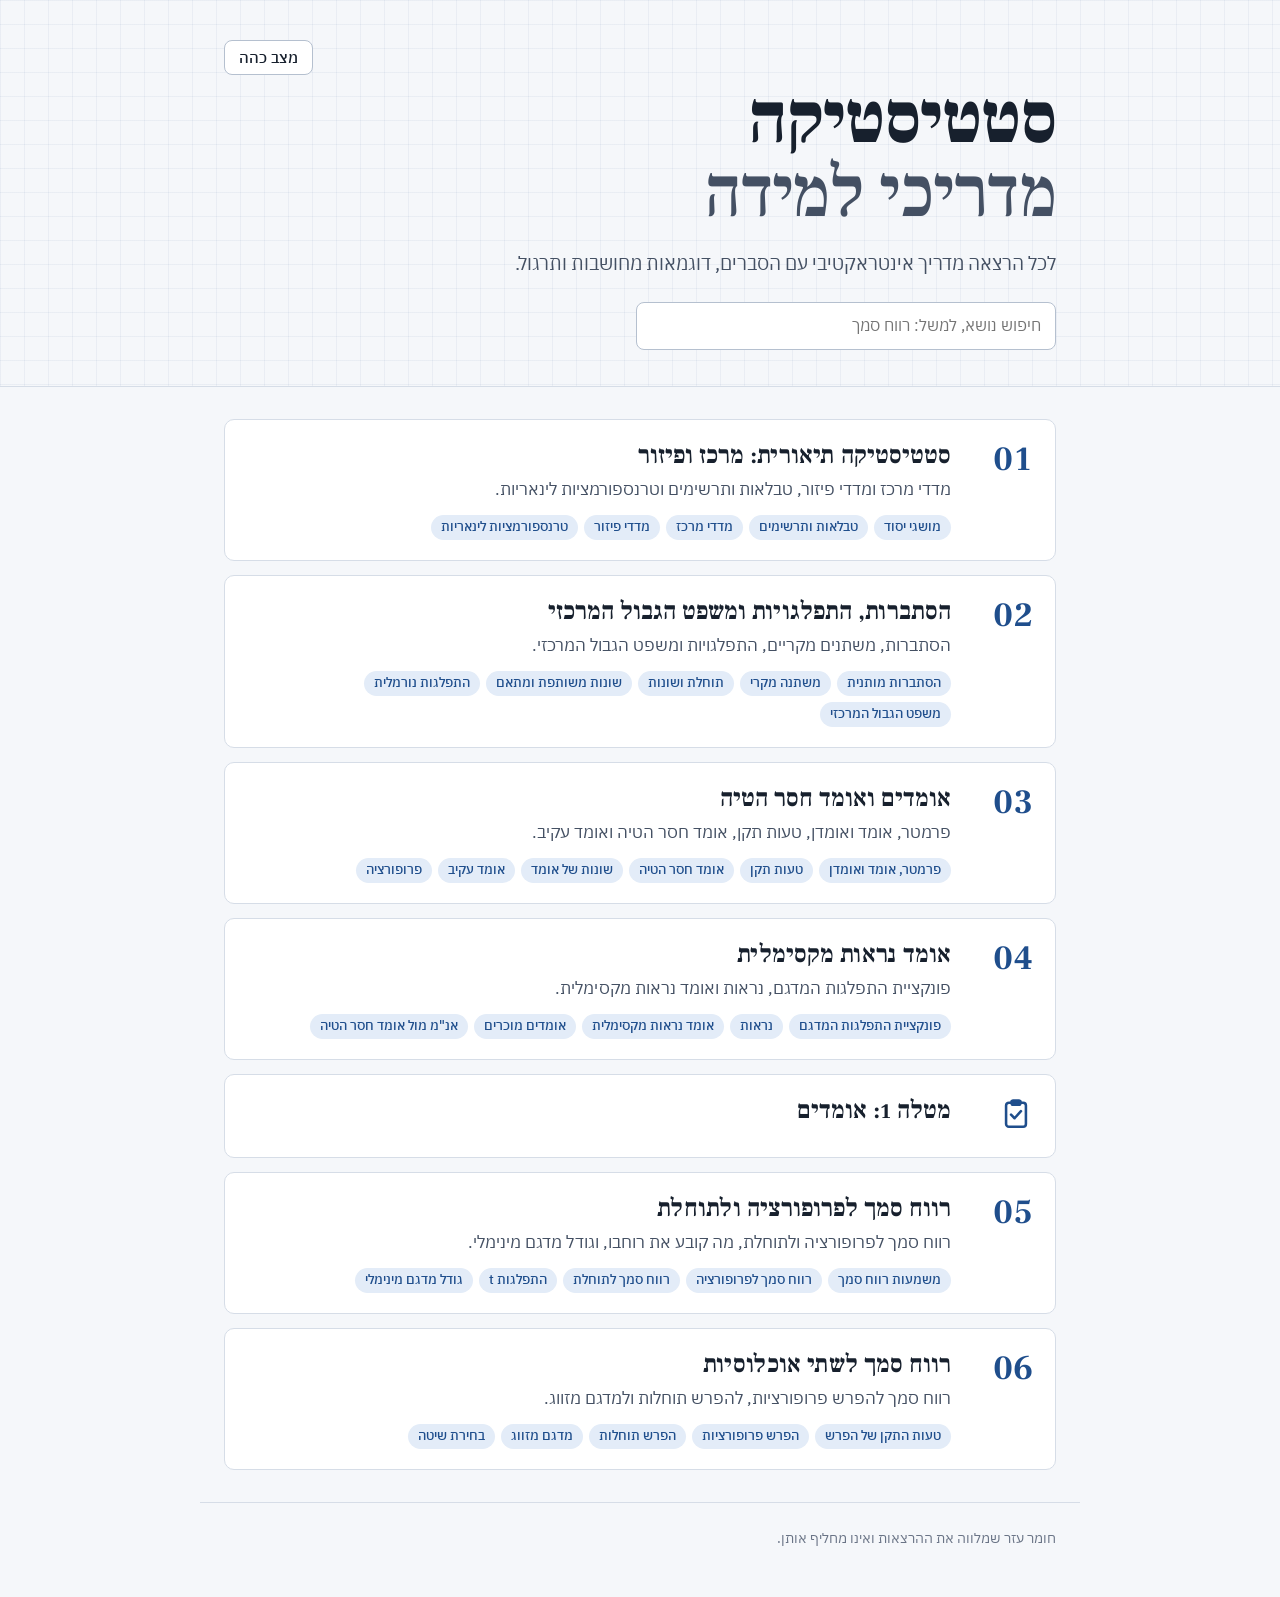
<file: index.html>
<!doctype html>
<html lang="he" dir="rtl">
<head>
  <meta charset="utf-8">
  <meta name="viewport" content="width=device-width, initial-scale=1">
  <meta name="robots" content="noindex">
  <title>סטטיסטיקה · מדריכי למידה</title>
  <link rel="preconnect" href="https://fonts.googleapis.com">
  <link rel="preconnect" href="https://fonts.gstatic.com" crossorigin>
  <link href="https://fonts.googleapis.com/css2?family=Frank+Ruhl+Libre:wght@500;700;900&family=IBM+Plex+Sans+Hebrew:wght@400;500;600;700&display=swap" rel="stylesheet">
  <link rel="stylesheet" href="assets/site.css">
  <script>
    // Apply a saved light/dark choice before first paint (same key as the lecture guides).
    try { var t = localStorage.getItem('stats-guide-theme'); if (t === 'dark' || t === 'light') document.documentElement.dataset.theme = t; } catch (e) {}
  </script>
</head>
<body>
  <header class="hero">
    <div class="wrap">
      <div class="hero-top">
        <button class="theme-btn" id="toggle-theme" type="button" aria-pressed="false">מצב כהה</button>
      </div>
      <h1><span id="title">סטטיסטיקה</span> <span class="sub">מדריכי למידה</span></h1>
      <p class="lede">לכל הרצאה מדריך אינטראקטיבי עם הסברים, דוגמאות מחושבות ותרגול.</p>
      <label class="search">
        <span class="sr">חיפוש</span>
        <input id="q" type="search" placeholder="חיפוש נושא, למשל: רווח סמך" autocomplete="off">
      </label>
    </div>
  </header>

  <main class="wrap">
    <ol class="lectures" id="list"></ol>
    <p class="notice" id="notice" hidden></p>
  </main>

  <footer class="wrap foot" id="foot"></footer>

  <script>
  (async () => {
    const $ = (id) => document.getElementById(id);
    const el = (tag, cls, text) => {
      const e = document.createElement(tag);
      if (cls) e.className = cls;
      if (text != null) e.textContent = text;
      return e;
    };
    // theme toggle: follows the OS until the visitor chooses; the choice is shared with the lecture guides
    const root = document.documentElement;
    const themeBtn = $('toggle-theme');
    const isDark = () => root.dataset.theme ? root.dataset.theme === 'dark' : matchMedia('(prefers-color-scheme: dark)').matches;
    const syncTheme = () => { themeBtn.textContent = isDark() ? 'מצב בהיר' : 'מצב כהה'; themeBtn.setAttribute('aria-pressed', String(isDark())); };
    themeBtn.addEventListener('click', () => {
      root.dataset.theme = isDark() ? 'light' : 'dark';
      try { localStorage.setItem('stats-guide-theme', root.dataset.theme); } catch (e) { /* storage unavailable */ }
      syncTheme();
    });
    matchMedia('(prefers-color-scheme: dark)').addEventListener('change', syncTheme);
    syncTheme();

    let data;
    try {
      const r = await fetch('lectures.json', { cache: 'no-cache' });
      if (!r.ok) throw new Error(r.status);
      data = await r.json();
    } catch (e) {
      const n = $('notice');
      n.hidden = false;
      n.textContent = location.protocol === 'file:'
        ? 'הדף נפתח כקובץ. כדי לצפות בו מקומית יש להריץ שרת: python -m http.server'
        : 'לא הצלחנו לטעון את רשימת ההרצאות. נסו לרענן את הדף.';
      return;
    }

    const c = data.course || {};
    $('title').textContent = c.title || 'סטטיסטיקה';
    document.title = `${c.title || 'סטטיסטיקה'} · מדריכי למידה`;
    $('foot').textContent = c.note || '';

    const lectures = (data.lectures || []).filter(l => l.published).sort((a, b) => a.n - b.n);
    const list = $('list');

    for (const l of lectures) {
      const li = el('li', 'card');
      li.dataset.slug = l.slug;
      li.dataset.search = [l.title, l.summary, ...(l.topics || [])].join(' ').toLowerCase();

      li.append(el('span', 'num', String(l.n).padStart(2, '0')));
      const body = el('div', 'body');
      const h = el('h2');
      const a = el('a', 'main-link', l.title);
      a.href = `lectures/${l.slug}/`;
      h.append(a);
      body.append(h);
      if (l.summary) body.append(el('p', 'summary', l.summary));
      if (l.topics?.length) {
        const ul = el('ul', 'topics');
        l.topics.forEach(t => ul.append(el('li', null, t)));
        body.append(ul);
      }
      if (l.solutions?.published) {
        const s = el('a', 'sol', 'פתרונות לחוברת');
        s.href = `lectures/${l.slug}/${l.solutions.path}`;
        body.append(s);
      }
      li.append(body);
      list.append(li);
    }

    // Assignments sit in the list right after the lecture named in "after" (or at the end).
    const ICON = '<svg viewBox="0 0 24 24" width="34" height="34" fill="none" stroke="currentColor" stroke-width="1.8" stroke-linecap="round" stroke-linejoin="round" aria-hidden="true"><rect x="5" y="4" width="14" height="17" rx="2"/><path d="M9 4V3h6v1"/><rect x="9" y="2.5" width="6" height="3" rx="1"/><path d="M8.5 12.5l2.5 2.5 4.5-5"/></svg>';
    for (const a of (data.assignments || []).filter(x => x.published)) {
      const li = el('li', 'card');
      li.dataset.search = [a.title, a.summary].join(' ').toLowerCase();
      const icon = el('span', 'num');
      icon.innerHTML = ICON;
      icon.title = 'מטלה';
      li.append(icon);
      const body = el('div', 'body');
      const h = el('h2');
      const link = el('a', 'main-link', a.title);
      link.href = `assignments/${a.slug}/`;
      h.append(link);
      body.append(h);
      if (a.summary) body.append(el('p', 'summary', a.summary));
      li.append(body);
      const anchor = [...list.children].find(x => x.dataset.slug === a.after);
      if (anchor) anchor.after(li); else list.append(li);
    }

    if (!lectures.length) {
      const n = $('notice');
      n.hidden = false;
      n.textContent = 'עדיין לא פורסמו מדריכים.';
    }

    $('q').addEventListener('input', (e) => {
      const q = e.target.value.trim().toLowerCase();
      let shown = 0;
      for (const li of list.children) {
        const hit = !q || li.dataset.search.includes(q);
        li.hidden = !hit;
        shown += hit;
      }
      const n = $('notice');
      n.hidden = shown > 0;
      if (!shown) n.textContent = 'לא נמצאה הרצאה שמתאימה לחיפוש.';
    });
  })();
  </script>
</body>
</html>
</file>
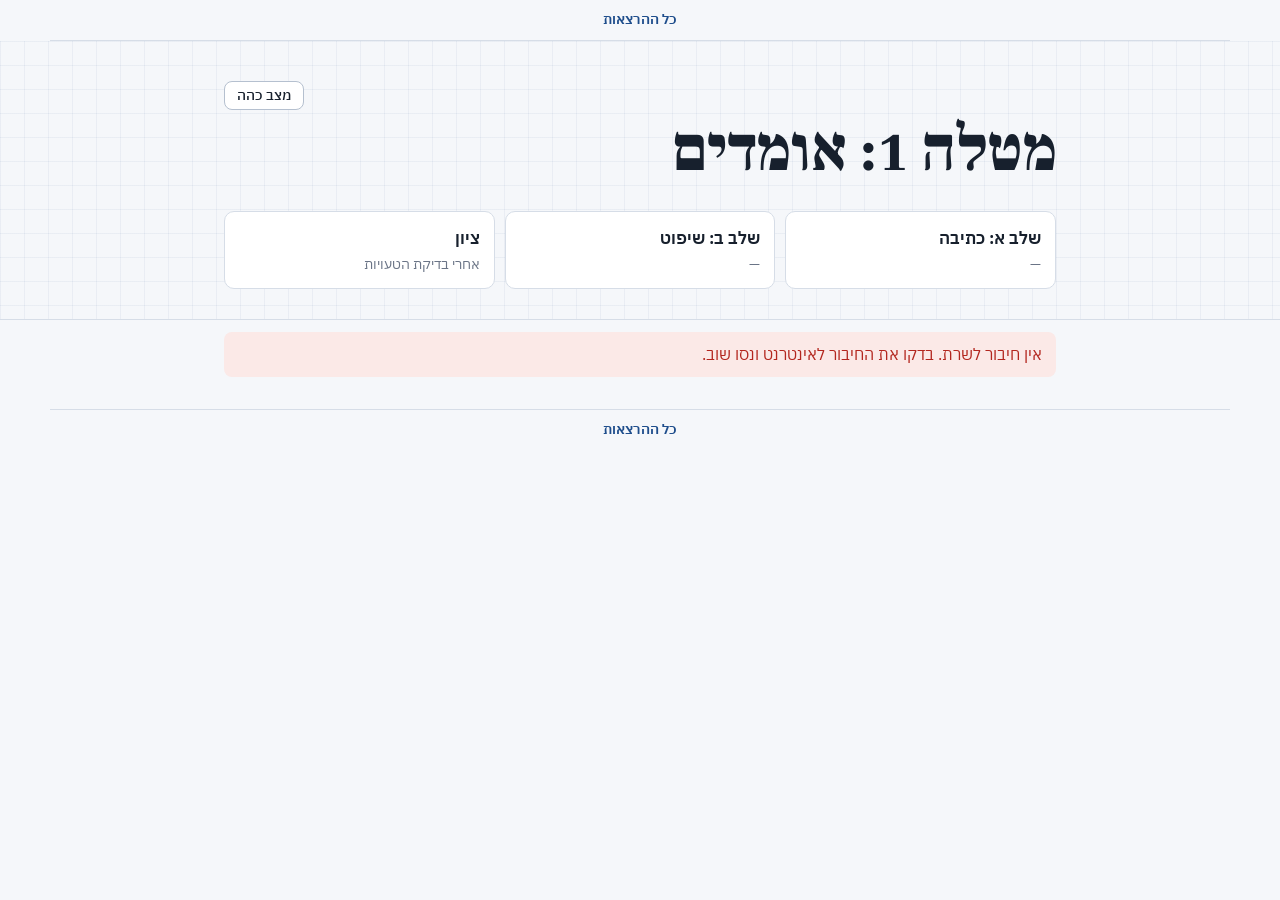
<file: assignments/01-estimators/index.html>
<!doctype html>
<html lang="he" dir="rtl">
<head>
<meta charset="utf-8">
<meta name="viewport" content="width=device-width, initial-scale=1">
<title>מטלה 1 – אומדים · סטטיסטיקה</title>
<link rel="preconnect" href="https://fonts.googleapis.com">
<link rel="preconnect" href="https://fonts.gstatic.com" crossorigin>
<link href="https://fonts.googleapis.com/css2?family=Frank+Ruhl+Libre:wght@500;700;900&family=IBM+Plex+Sans+Hebrew:wght@400;500;600;700&display=swap" rel="stylesheet">
<meta name="robots" content="noindex">
<script src="../../assets/common.js" defer></script>
<script>
  try { var t = localStorage.getItem('stats-guide-theme'); if (t === 'dark' || t === 'light') document.documentElement.dataset.theme = t; } catch (e) {}
</script>
<style>
:root {
  color-scheme: light;
  --paper: #f5f7fa;
  --grid: rgba(31, 78, 140, 0.055);
  --surface: #ffffff;
  --surface-2: #eef2f7;
  --ink: #17202d;
  --ink-2: #445063;
  --muted: #6a7486;
  --rule: #d6dde7;
  --rule-strong: #b5c0cf;
  --accent: #1f4e8c;
  --accent-soft: #e3ecf8;
  --good: #0f7a3e;
  --good-bg: #e6f4ec;
  --bad: #b3261e;
  --bad-bg: #fbe9e7;
  --warn: #8a5a00;
  --warn-bg: #fdf3dd;
  --radius: 10px;
  --font-body: "IBM Plex Sans Hebrew", "Segoe UI", Arial, sans-serif;
  --font-head: "Frank Ruhl Libre", "David", Georgia, serif;
}
@media (prefers-color-scheme: dark) {
  :root:not([data-theme="light"]) {
    color-scheme: dark;
    --paper: #13171d; --grid: rgba(140, 170, 220, 0.05); --surface: #1b2129; --surface-2: #232b36;
    --ink: #e9edf3; --ink-2: #bcc5d2; --muted: #8f9aab; --rule: #2f3946; --rule-strong: #46525f;
    --accent: #8db6ec; --accent-soft: #22324a; --good: #5fc98d; --good-bg: #17301f; --bad: #f08a80; --bad-bg: #3a1c1a;
    --warn: #f0c060; --warn-bg: #352a12;
  }
}
:root[data-theme="dark"] {
  color-scheme: dark;
  --paper: #13171d; --grid: rgba(140, 170, 220, 0.05); --surface: #1b2129; --surface-2: #232b36;
  --ink: #e9edf3; --ink-2: #bcc5d2; --muted: #8f9aab; --rule: #2f3946; --rule-strong: #46525f;
  --accent: #8db6ec; --accent-soft: #22324a; --good: #5fc98d; --good-bg: #17301f; --bad: #f08a80; --bad-bg: #3a1c1a;
  --warn: #f0c060; --warn-bg: #352a12;
}

* { box-sizing: border-box; }
html { -webkit-text-size-adjust: 100%; }
body {
  margin: 0; background-color: var(--paper); color: var(--ink);
  font-family: var(--font-body); font-size: 17px; line-height: 1.65; -webkit-font-smoothing: antialiased;
}
a { color: var(--accent); }
:focus-visible { outline: 2px solid var(--accent); outline-offset: 2px; border-radius: 3px; }
[hidden] { display: none !important; }
.wrap { max-width: 880px; margin: 0 auto; padding: 0 24px; }

.masthead {
  padding: 40px 0 30px; border-bottom: 1px solid var(--rule);
  background-image: linear-gradient(var(--grid) 1px, transparent 1px), linear-gradient(90deg, var(--grid) 1px, transparent 1px);
  background-size: 24px 24px;
}
.masthead-top { display: flex; justify-content: space-between; align-items: center; gap: 12px; margin-bottom: 8px; }
.course-line { color: var(--muted); font-size: 15px; margin: 0; }
.masthead h1 {
  font-family: var(--font-head); font-weight: 900; font-size: clamp(36px, 6vw, 64px);
  line-height: 1.02; letter-spacing: -0.01em; margin: 0;
}
.masthead h1 .h1-second { display: block; color: var(--ink-2); font-weight: 500; }
.lede { max-width: 640px; font-size: 18.5px; color: var(--ink-2); margin: 16px 0 0; }
.top-actions { display: flex; gap: 8px; }

.btn {
  font: inherit; font-size: 15px; font-weight: 500; cursor: pointer;
  padding: 7px 16px; border-radius: 8px; border: 1px solid var(--rule-strong);
  background: var(--surface); color: var(--ink); text-decoration: none; display: inline-block; line-height: 1.4;
}
.btn:hover { background: var(--surface-2); }
.btn.primary { background: var(--accent); color: var(--surface); border-color: var(--accent); }
.btn.primary:hover { filter: brightness(1.08); }
.btn.small { font-size: 14px; padding: 4px 12px; }
.btn:disabled { opacity: .55; cursor: not-allowed; }

/* timeline of the three stages */
.stages { list-style: none; margin: 28px 0 0; padding: 0; display: grid; grid-template-columns: repeat(3, 1fr); gap: 10px; }
.stage { background: var(--surface); border: 1px solid var(--rule); border-radius: var(--radius); padding: 12px 14px; }
.stage .s-name { font-weight: 600; }
.stage .s-when { color: var(--muted); font-size: 14px; }
.stage.now { border-color: var(--accent); box-shadow: inset 0 0 0 1px var(--accent); }
.stage.done .s-name::after { content: " ✓"; color: var(--good); }

main { padding: 8px 0 40px; }
.panel {
  background: var(--surface); border: 1px solid var(--rule); border-radius: 14px;
  padding: 22px 24px; margin-top: 22px;
}
.panel h2 { font-family: var(--font-head); font-size: 27px; margin: 0 0 4px; line-height: 1.2; }
.panel .sub { color: var(--ink-2); margin: 0 0 16px; }
.panel h3 { font-size: 17.5px; margin: 22px 0 8px; }

.field { margin: 0 0 14px; }
.field > label, .field > .lbl { display: block; font-weight: 500; margin-bottom: 4px; }
.hint { color: var(--muted); font-size: 14px; }
input[type="text"], input[type="password"], input[type="number"], select, textarea {
  font: inherit; font-size: 16px; color: var(--ink); background: var(--surface);
  border: 1px solid var(--rule-strong); border-radius: 8px; padding: 7px 10px;
}
input:focus, select:focus, textarea:focus { outline: none; border-color: var(--accent); box-shadow: 0 0 0 3px var(--accent-soft); }
input[type="number"] { width: 110px; direction: ltr; text-align: right; }
input.id-in { direction: ltr; text-align: right; width: 220px; }
textarea { width: 100%; min-height: 96px; resize: vertical; }
select { min-width: 240px; max-width: 100%; }
input[type="file"] { font: inherit; font-size: 15px; max-width: 100%; }

.field > label.choice, .choice { display: inline-flex; align-items: center; gap: 6px; margin-inline-end: 18px; cursor: pointer; }
.grid2 { display: grid; grid-template-columns: repeat(2, minmax(0, 1fr)); gap: 4px 24px; }
.q-field { display: flex; flex-wrap: wrap; align-items: center; gap: 8px 12px; }

.msg { border-radius: 8px; padding: 10px 14px; margin: 12px 0; font-size: 15.5px; }
.msg.ok { background: var(--good-bg); color: var(--good); }
.msg.err { background: var(--bad-bg); color: var(--bad); }
.msg.info { background: var(--accent-soft); color: var(--ink); }
.msg.warn { background: var(--warn-bg); color: var(--warn); }

.tabs { display: inline-flex; border: 1px solid var(--rule-strong); border-radius: 8px; overflow: hidden; margin-bottom: 16px; }
.tabs button { font: inherit; font-size: 15px; padding: 6px 16px; border: 0; background: var(--surface); color: var(--ink-2); cursor: pointer; }
.tabs button + button { border-inline-start: 1px solid var(--rule-strong); }
.tabs button[aria-pressed="true"] { background: var(--accent); color: var(--surface); }

/* review cards */
.rv { border: 1px solid var(--rule); border-radius: var(--radius); padding: 16px 18px; margin-top: 14px; background: var(--paper); }
.rv-head { display: flex; flex-wrap: wrap; align-items: center; justify-content: space-between; gap: 8px; margin-bottom: 10px; }
.rv-title { font-family: var(--font-head); font-weight: 700; font-size: 22px; }
.rv-files { display: flex; flex-wrap: wrap; gap: 8px; align-items: center; }
.file-links { font-size: 14.5px; }
.file-links a { margin-inline-start: 8px; }
.tag { font-size: 13px; padding: 1px 9px; border-radius: 999px; background: var(--accent-soft); color: var(--accent); font-weight: 500; }
.tag.warn { background: var(--warn-bg); color: var(--warn); }

.rank-list { list-style: none; margin: 0; padding: 0; display: grid; gap: 8px; }
.rank-list li {
  display: grid; grid-template-columns: 40px 1fr auto; align-items: center; gap: 10px;
  background: var(--surface); border: 1px solid var(--rule); border-radius: 8px; padding: 8px 12px;
}
.rank-list .r-num { font-family: var(--font-head); font-weight: 700; font-size: 24px; color: var(--accent); text-align: center; }
.rank-list .r-btns { display: flex; gap: 4px; }
.rank-list .r-btns button { width: 34px; height: 30px; padding: 0; }
.counter { font-size: 13.5px; color: var(--muted); text-align: left; }
.counter.short { color: var(--bad); }

.scale { display: flex; flex-wrap: wrap; align-items: center; gap: 6px 14px; }
.scale .end { font-size: 14px; color: var(--muted); }
.score-big { font-family: var(--font-head); font-size: 56px; font-weight: 900; line-height: 1; color: var(--accent); }
.score-table { width: 100%; border-collapse: collapse; margin-top: 12px; font-size: 16px; }
.score-table td { padding: 8px 4px; border-bottom: 1px solid var(--rule); }
.score-table td:last-child { text-align: left; font-variant-numeric: tabular-nums; font-weight: 600; }

.summary-list { margin: 0; padding-inline-start: 20px; }
.actions { display: flex; flex-wrap: wrap; gap: 10px; align-items: center; margin-top: 16px; }
.spinner { display: inline-block; width: 16px; height: 16px; border: 2px solid var(--rule-strong); border-top-color: var(--accent); border-radius: 50%; animation: spin .8s linear infinite; vertical-align: -3px; }
@keyframes spin { to { transform: rotate(360deg); } }

.demo-bar { background: var(--warn-bg); color: var(--warn); font-size: 14px; padding: 8px 0; border-bottom: 1px solid var(--rule); }
.demo-bar .wrap { display: flex; flex-wrap: wrap; gap: 8px; align-items: center; }

.foot { padding: 24px 24px 48px; color: var(--muted); font-size: 14px; border-top: 1px solid var(--rule); }

@media (max-width: 920px) { .wrap { padding: 0 16px; } .foot { padding: 24px 16px 40px; } }
@media (max-width: 640px) {
  .who { display: none; }
  .stages { grid-template-columns: 1fr; }
  .grid2 { grid-template-columns: 1fr; }
  .panel { padding: 18px 16px; }
}
@media (prefers-reduced-motion: reduce) { * { transition: none !important; animation: none !important; } }
</style>
</head>
<body>
<div class="demo-bar" id="demo-bar" hidden>
  <div class="wrap">
    <strong>מצב הדגמה</strong> (בלי שרת, שום דבר לא נשמר). שלב:
    <button class="btn small" data-demo="submit" type="button">שלב א</button>
    <button class="btn small" data-demo="review" type="button">שלב ב</button>
    <button class="btn small" data-demo="results" type="button">ציונים</button>
  </div>
</div>

<header class="masthead">
  <div class="wrap">
    <div class="masthead-top">
      <span></span>
      <div class="top-actions">
        <button class="btn small" id="toggle-theme" type="button" aria-pressed="false">מצב כהה</button>
        <button class="btn small" id="logout" type="button" hidden>יציאה</button>
      </div>
    </div>
    <h1>מטלה 1: אומדים</h1>
    <ol class="stages" id="stages">
      <li class="stage" data-stage="submit"><div class="s-name">שלב א: כתיבה</div><div class="s-when" id="when-submit">—</div></li>
      <li class="stage" data-stage="review"><div class="s-name">שלב ב: שיפוט</div><div class="s-when" id="when-review">—</div></li>
      <li class="stage" data-stage="results"><div class="s-name">ציון</div><div class="s-when" id="when-results">אחרי בדיקת הטעויות</div></li>
    </ol>
  </div>
</header>

<main class="wrap" id="main">
  <p class="msg info" id="boot"><span class="spinner"></span> טוען…</p>

  <!-- login -->
  <section class="panel" id="login" hidden>
    <h2>כניסה</h2>
    <div class="tabs" id="auth-tabs" hidden>
      <button type="button" data-tab="login" aria-pressed="true">כניסה</button>
      <button type="button" data-tab="register" aria-pressed="false">כניסה ראשונה: בחירת סיסמה</button>
    </div>
    <form id="login-form" novalidate>
      <div class="field">
        <label for="in-id">תעודת זהות</label>
        <input class="id-in" id="in-id" type="text" inputmode="numeric" autocomplete="username" required>
      </div>
      <div class="field">
        <label for="in-secret" id="secret-label">סיסמה</label>
        <input class="id-in" id="in-secret" type="password" autocomplete="current-password" required>
        <div class="hint" id="secret-hint"></div>
      </div>
      <div class="field" id="confirm-wrap" hidden>
        <label for="in-secret2">שוב את הסיסמה</label>
        <input class="id-in" id="in-secret2" type="password" autocomplete="new-password">
      </div>
      <div class="actions"><button class="btn primary" type="submit" id="login-btn">כניסה</button></div>
      <div id="login-msg"></div>
    </form>
  </section>

  <!-- stage A -->
  <section class="panel" id="stage-a" hidden>
    <h2>שלב א: הגשת שאלה</h2>
    <p class="sub" id="a-sub"></p>
    <div id="a-status"></div>
    <form id="a-form" novalidate>
      <h3>עבודה לבד או בזוג</h3>
      <div class="field">
        <label class="choice"><input type="radio" name="mode" value="alone" checked> לבד</label>
        <label class="choice"><input type="radio" name="mode" value="pair"> בזוג</label>
      </div>
      <div id="pair-wrap" hidden>
        <div class="field">
          <label for="partner">השם המלא של השותף/ה</label>
          <input type="text" id="partner" autocomplete="off" style="width:280px">
          <div class="hint">שם פרטי ושם משפחה, כמו שהם רשומים באוניברסיטה.</div>
        </div>
        <div class="field">
          <span class="lbl">מי מעלה את הקבצים?</span>
          <label class="choice"><input type="radio" name="uploader" value="me" checked> אני</label>
          <label class="choice"><input type="radio" name="uploader" value="partner"> השותף/ה (אני רק ממלא/ת את השאלון)</label>
          <div class="hint">הגשה אחת לזוג. כל אחד מבני הזוג ממלא את השאלון בעצמו וכותב את השם של השני.</div>
        </div>
      </div>

      <div id="files-wrap">
        <h3>הקבצים</h3>
        <div class="field">
          <label for="f-question">השאלה (PDF)</label>
          <input id="f-question" type="file" accept="application/pdf,.pdf">
          <p class="msg warn"><strong>בלי שמות, ת"ז או כל פרט מזהה</strong>, לא בשאלה ולא בפתרון: הקבצים עוברים לשופטים כמו שהם.</p>
        </div>
        <div class="field">
          <label for="f-solution">הפתרון (PDF)</label>
          <input id="f-solution" type="file" accept="application/pdf,.pdf">
        </div>
        <div class="hint" id="files-hint"></div>
      </div>

      <h3>שאלון אישי</h3>
      <p class="hint">הנתונים יעברו לכיתה בלי שמות ובלי ת"ז, לניתוח במטלה 2. ענו בכנות.</p>
      <div class="field">
        <span class="lbl">מגדר</span>
        <label class="choice"><input type="radio" name="gender" value="זכר"> זכר</label>
        <label class="choice"><input type="radio" name="gender" value="נקבה"> נקבה</label>
      </div>
      <p class="msg warn">את הערכת זמן המסך כתבו <strong>לפני</strong> שאתם פותחים את ההגדרות בטלפון.</p>
      <div class="grid2" id="q-fields"></div>
      <div class="field">
        <label for="predicted_score">איזה ציון ממוצע (מ-0 עד 100) השאלה שלכם תקבל מהשופטים, לדעתכם?</label>
        <input id="predicted_score" type="number" min="0" max="100" step="1" inputmode="numeric">
        <div class="hint">כל אחד מבני הזוג עונה בנפרד.</div>
      </div>

      <div class="actions">
        <button class="btn primary" type="submit" id="a-submit">שליחה</button>
        <span class="hint">אפשר לעדכן עד המועד האחרון.</span>
      </div>
      <div id="a-msg"></div>
    </form>
  </section>

  <!-- stage B -->
  <section class="panel" id="stage-b" hidden>
    <h2>שלב ב: שיפוט עמיתים</h2>
    <p class="sub" id="b-sub"></p>
    <div id="b-status"></div>
    <form id="b-form" novalidate>
      <p class="hint">לכל שאלה: קודם פותרים בעצמכם, ורק אחר כך פותחים את הפתרון של הכותבים ומשווים. את הפתרון שלכם לא מגישים.</p>
      <div id="rv-list"></div>

      <h3>דירוג</h3>
      <p class="hint">סדרו את השאלות מהטובה ביותר (1) לפחות טובה (4), בלי תיקו. הדירוג קובע את הציון התחרותי של הכותבים. קריטריונים: נכונות, ערך לימודי (כמה השאלה לימדה אתכם וחידדה הבנה), חשיבה, בהירות.</p>
      <ol class="rank-list" id="rank-list"></ol>
      <div class="field" style="margin-top:14px">
        <label for="justification">נימוק לדירוג</label>
        <textarea id="justification" placeholder="למה כל שאלה נמצאת במקום שלה, ומה הבדיל בינה לבין השאלה שמעליה."></textarea>
        <div class="counter" id="j-counter"></div>
      </div>
      <div class="actions">
        <button class="btn primary" type="submit" id="b-submit">שליחת השיפוט</button>
        <span class="hint">אפשר לעדכן עד המועד האחרון.</span>
      </div>
      <div id="b-msg"></div>
    </form>
  </section>

  <!-- feedback (optional, anonymous) -->
  <section class="panel" id="feedback" hidden>
    <h2>משוב על המטלה</h2>
    <p class="sub">רשות ואנונימי: המשוב נשמר בלי שם ובלי ת"ז, ולא משפיע על הציון. אפשר לשלוח פעם אחת.</p>
    <div id="fb-done" hidden><p class="msg ok">תודה! המשוב נשלח.</p></div>
    <form id="fb-form" novalidate>
      <div class="field">
        <span class="lbl">כמה למדתם מהמטלה?</span>
        <div class="scale" id="fb-learned"></div>
      </div>
      <div class="field">
        <span class="lbl">כמה שיטת השיפוט והציון נראית לכם הוגנת?</span>
        <div class="scale" id="fb-fairness"></div>
      </div>
      <div class="field">
        <label for="fb-comment">מה היה טוב, ומה כדאי לשפר?</label>
        <textarea id="fb-comment" maxlength="2000"></textarea>
      </div>
      <div class="actions"><button class="btn primary" type="submit" id="fb-submit">שליחת משוב</button></div>
      <div id="fb-msg"></div>
    </form>
  </section>

  <!-- results -->
  <section class="panel" id="results" hidden>
    <h2>הציון שלך במטלה</h2>
    <div id="results-body"></div>
  </section>
</main>


<script src="config.js"></script>
<script>
// The Apps Script web-app URL lives in config.js, so code updates never overwrite it.
const API_URL = window.ASSIGNMENT_API_URL || '';

(() => {
  const $ = (id) => document.getElementById(id);
  const qsa = (sel, root) => Array.from((root || document).querySelectorAll(sel));
  const el = (tag, attrs, ...kids) => {
    const e = document.createElement(tag);
    for (const [k, v] of Object.entries(attrs || {})) {
      if (k === 'class') e.className = v;
      else if (k === 'text') e.textContent = v;
      else if (k.startsWith('on')) e.addEventListener(k.slice(2), v);
      else if (v === true) e.setAttribute(k, '');
      else if (v !== false && v != null) e.setAttribute(k, v);
    }
    kids.flat().forEach(c => c != null && e.append(c));
    return e;
  };
  const msg = (box, kind, text) => { box.replaceChildren(text ? el('p', { class: 'msg ' + kind, text }) : ''); };
  const fmt = (iso) => iso ? new Date(iso).toLocaleString('he-IL', { timeZone: 'Asia/Jerusalem', weekday: 'short', day: 'numeric', month: 'numeric', hour: '2-digit', minute: '2-digit' }) : null;

  /* ---------- theme (shared with the study guides) ---------- */
  const root = document.documentElement;
  const themeBtn = $('toggle-theme');
  const isDark = () => root.dataset.theme ? root.dataset.theme === 'dark' : matchMedia('(prefers-color-scheme: dark)').matches;
  const syncTheme = () => { themeBtn.textContent = isDark() ? 'מצב בהיר' : 'מצב כהה'; themeBtn.setAttribute('aria-pressed', String(isDark())); };
  themeBtn.addEventListener('click', () => {
    root.dataset.theme = isDark() ? 'light' : 'dark';
    try { localStorage.setItem('stats-guide-theme', root.dataset.theme); } catch (e) {}
    syncTheme();
  });
  syncTheme();

  /* ---------- API ---------- */
  const demo = !API_URL || new URLSearchParams(location.search).has('demo');
  const CRED_KEY = 'a1-cred';
  let cred = null;
  try { cred = JSON.parse(sessionStorage.getItem(CRED_KEY) || 'null'); } catch (e) {}

  async function api(action, payload) {
    const body = Object.assign({ action }, cred || {}, payload || {});
    if (demo) return window.DemoAPI(body);
    let r;
    try {
      r = await fetch(API_URL, { method: 'POST', headers: { 'Content-Type': 'text/plain;charset=utf-8' }, body: JSON.stringify(body) });
    } catch (e) {
      return { ok: false, error: 'אין חיבור לשרת. בדקו את החיבור לאינטרנט ונסו שוב.' };
    }
    try { return await r.json(); } catch (e) { return { ok: false, error: 'תשובה לא תקינה מהשרת. נסו שוב.' }; }
  }

  let S = null;        // last state from the server
  let config = null;

  /* ---------- boot ---------- */
  async function boot() {
    if (demo) {
      $('demo-bar').hidden = false;
      await loadScript('demo-api.js');
      qsa('[data-demo]').forEach(b => b.addEventListener('click', async () => {
        window.DemoAPI.setPhase(b.dataset.demo);
        config = await api('config');
        if (S) await refresh(); else renderStages();
      }));
    }
    const c = await api('config');
    $('boot').hidden = true;
    if (!c.ok) { $('main').prepend(el('p', { class: 'msg err', text: c.error })); return; }
    config = c;
    renderStages();
    if (cred) {
      const r = await api('state');
      if (r.ok) { S = r.state; render(); return; }
      cred = null; sessionStorage.removeItem(CRED_KEY);
    }
    showLogin();
  }

  function loadScript(src) {
    return new Promise((res, rej) => { const s = el('script', { src }); s.onload = res; s.onerror = rej; document.head.append(s); });
  }

  async function refresh() {
    const r = await api('state');
    if (r.ok) { S = r.state; render(); }
  }

  /* ---------- stages strip ---------- */
  function renderStages() {
    const d = (S && S.deadlines) || config.deadlines || {};
    const ph = (S && S.phase) || config.phase || {};
    $('when-submit').textContent = d.submit ? 'עד ' + fmt(d.submit) : 'המועד יפורסם';
    $('when-review').textContent = d.review ? (d.reviewOpen ? fmt(d.reviewOpen) + ' – ' : 'עד ') + fmt(d.review) : 'המועד יפורסם';
    const now = ph.resultsPublished ? 'results' : (ph.reviewVisible ? 'review' : (ph.canSubmit ? 'submit' : 'review'));
    const order = ['submit', 'review', 'results'];
    qsa('.stage').forEach(li => {
      const i = order.indexOf(li.dataset.stage), j = order.indexOf(now);
      li.classList.toggle('now', i === j);
      li.classList.toggle('done', i < j);
    });
  }

  /* ---------- login ---------- */
  let authTab = 'login';
  function showLogin() {
    ['stage-a', 'stage-b', 'results'].forEach(id => { $(id).hidden = true; });
    $('logout').hidden = true;
    $('login').hidden = false;
    const reg = config.authMode === 'register';
    $('auth-tabs').hidden = !reg;
    setAuthTab(authTab);
  }
  function setAuthTab(t) {
    authTab = t;
    const reg = config.authMode === 'register';
    qsa('#auth-tabs button').forEach(b => b.setAttribute('aria-pressed', String(b.dataset.tab === t)));
    $('confirm-wrap').hidden = t !== 'register';
    $('secret-label').textContent = reg ? (t === 'register' ? 'בחירת סיסמה' : 'סיסמה') : 'קוד אישי';
    $('secret-hint').textContent = reg
      ? (t === 'register' ? 'לפחות 6 תווים. רק סטודנטים שרשומים לקורס יכולים להירשם.' : 'בפעם הראשונה: לשונית "כניסה ראשונה".')
      : 'הקוד נשלח אליכם במייל. לא קיבלתם? פנו למתרגל.';
    $('in-secret').autocomplete = t === 'register' ? 'new-password' : 'current-password';
    $('login-btn').textContent = t === 'register' ? 'הרשמה וכניסה' : 'כניסה';
    msg($('login-msg'));
  }
  qsa('#auth-tabs button').forEach(b => b.addEventListener('click', () => setAuthTab(b.dataset.tab)));

  $('login-form').addEventListener('submit', async (e) => {
    e.preventDefault();
    const id = $('in-id').value.trim(), secret = $('in-secret').value.trim();
    const box = $('login-msg');
    if (!/^\d{5,9}$/.test(id)) return msg(box, 'err', 'תעודת זהות: ספרות בלבד.');
    if (!secret) return msg(box, 'err', 'חסרה סיסמה.');
    if (authTab === 'register' && secret !== $('in-secret2').value.trim()) return msg(box, 'err', 'שתי הסיסמאות לא זהות.');
    const btn = $('login-btn'); btn.disabled = true;
    cred = { id, secret };
    const r = await api(authTab === 'register' ? 'register' : 'login');
    btn.disabled = false;
    if (!r.ok) { cred = null; return msg(box, 'err', r.error); }
    try { sessionStorage.setItem(CRED_KEY, JSON.stringify(cred)); } catch (err) {}
    $('in-secret').value = ''; $('in-secret2').value = '';
    S = r.state; render();
  });

  $('logout').addEventListener('click', () => {
    cred = null; S = null;
    try { sessionStorage.removeItem(CRED_KEY); } catch (e) {}
    showLogin();
  });

  /* ---------- main render ---------- */
  function render() {
    $('login').hidden = true;
    $('logout').hidden = false;
    $('logout').replaceChildren('יציאה', el('span', { class: 'who', text: ' (' + S.me.name + ')' }));
    renderStages();
    renderStageA();
    renderStageB();
    renderFeedback();
    renderResults();
  }

  /* ---------- stage A ---------- */
  const QFIELDS = [
    { key: 'age', label: 'גיל', unit: 'שנים', min: 16, max: 90, step: 1 },
    { key: 'height_cm', label: 'גובה', unit: 'ס"מ', min: 120, max: 230, step: 0.1 },
    { key: 'study_hours', label: 'שעות לימוד שבועיות לקורס מחוץ לשיעורים', unit: 'שעות', min: 0, max: 80, step: 0.5 },
    { key: 'screen_est_min', label: 'זמן מסך יומי ממוצע: ההערכה שלכם', unit: 'דקות', min: 0, max: 1440, step: 1 },
    { key: 'screen_actual_min', label: 'זמן מסך יומי ממוצע בפועל (הגדרות הטלפון, שבוע אחרון)', unit: 'דקות', min: 0, max: 1440, step: 1 }
  ];
  (function buildQFields() {
    const box = $('q-fields');
    QFIELDS.forEach(f => {
      const num = el('input', { type: 'number', id: 'q-' + f.key, min: f.min, max: f.max, step: f.step, inputmode: 'decimal' });
      box.append(el('div', { class: 'field' },
        el('label', { for: 'q-' + f.key, text: f.label }),
        el('div', { class: 'q-field' }, num, el('span', { class: 'hint', text: f.unit }))));
    });
  })();

  const mode = () => (qsa('input[name="mode"]').find(i => i.checked) || {}).value;
  const uploader = () => (qsa('input[name="uploader"]').find(i => i.checked) || {}).value;
  function syncAForm() {
    const pair = mode() === 'pair';
    $('pair-wrap').hidden = !pair;
    $('files-wrap').hidden = pair && uploader() === 'partner';
  }
  qsa('input[name="mode"], input[name="uploader"]').forEach(i => i.addEventListener('change', syncAForm));

  function renderStageA() {
    const sec = $('stage-a');
    sec.hidden = false;
    const ph = S.phase;
    const d = S.deadlines.submit;
    $('a-sub').textContent = ph.canSubmit ? (d ? 'מועד אחרון: ' + fmt(d) + '.' : '') + ' כתבו שאלה בנושא אמדים, צרפו פתרון מלא ומלאו את השאלון.'
      : 'ההגשה לשלב א נסגרה.';

    // status of what is already in
    const st = $('a-status');
    st.replaceChildren();
    if (S.question) {
      const q = S.question;
      const who = q.partner ? 'בזוג: ' + q.uploader + ' ו' + q.partner : 'לבד';
      const links = el('span', { class: 'file-links' },
        el('a', { href: '#', onclick: (e) => openFile(e, q.id, 'question') , text: 'השאלה' }),
        el('a', { href: '#', onclick: (e) => openFile(e, q.id, 'solution'), text: 'הפתרון' }));
      st.append(el('p', { class: 'msg ok' }, 'השאלה הוגשה (' + who + '), עודכנה ' + fmt(q.updated_at) + '. ', links));
    }
    if (S.questionnaire) st.append(el('p', { class: 'msg ok', text: 'השאלון האישי נשלח ' + fmt(S.questionnaire.submitted_at) + '.' }));
    if (ph.canSubmit && (!S.question || !S.questionnaire)) {
      st.append(el('p', { class: 'msg warn', text: !S.question ? 'עוד לא הוגשה שאלה.' : 'עוד לא מילאתם את השאלון האישי.' }));
    }

    $('a-form').hidden = !ph.canSubmit;
    if (!ph.canSubmit) return;

    // prefill from saved questionnaire
    const qn = S.questionnaire;
    if (qn && !sec.dataset.filled) {
      sec.dataset.filled = '1';
      qsa('input[name="mode"]').forEach(i => { i.checked = i.value === qn.work_mode; });
      if (qn.partner) $('partner').value = qn.partner;
      if (S.question && !S.question.iAmUploader) qsa('input[name="uploader"]').forEach(i => { i.checked = i.value === 'partner'; });
      qsa('input[name="gender"]').forEach(i => { i.checked = i.value === qn.gender; });
      QFIELDS.forEach(f => {
        const v = qn[f.key];
        $('q-' + f.key).value = v === 'NA' || v == null ? '' : v;
      });
      $('predicted_score').value = qn.predicted_score ?? '';
    }
    $('files-hint').textContent = S.question ? 'כבר הוגשו קבצים. מעלים שוב רק כדי להחליף אותם.' : 'עד ' + S.limits.maxFileMb + 'MB לכל קובץ.';
    syncAForm();
  }

  const toBase64 = (file) => new Promise((res, rej) => {
    const r = new FileReader();
    r.onload = () => res(String(r.result).split(',')[1]);
    r.onerror = rej;
    r.readAsDataURL(file);
  });

  $('a-form').addEventListener('submit', async (e) => {
    e.preventDefault();
    const box = $('a-msg');
    const pair = mode() === 'pair';
    const partner = $('partner').value.trim();
    if (pair && partner.split(/\s+/).length < 2) return msg(box, 'err', 'כתבו את השם המלא של השותף/ה (שם פרטי ושם משפחה).');
    const gender = (qsa('input[name="gender"]').find(i => i.checked) || {}).value;
    if (!gender) return msg(box, 'err', 'בחרו מגדר.');
    const questionnaire = { gender };
    for (const f of QFIELDS) {
      const v = $('q-' + f.key).value;
      if (v === '') return msg(box, 'err', f.label + ': חסר ערך.');
      questionnaire[f.key] = Number(v);
    }
    const pred = $('predicted_score').value;
    if (pred === '') return msg(box, 'err', 'מלאו את הציון שאתם צופים לשאלה שלכם.');
    questionnaire.predicted_score = Number(pred);

    let files = null;
    const uploading = !(pair && uploader() === 'partner');
    const fq = $('f-question').files[0], fs = $('f-solution').files[0];
    if (uploading && (fq || fs || !S.question)) {
      if (!fq || !fs) return msg(box, 'err', 'צריך להעלות גם את השאלה וגם את הפתרון.');
      const max = S.limits.maxFileMb * 1024 * 1024;
      for (const f of [fq, fs]) {
        if (!/\.pdf$/i.test(f.name) && f.type !== 'application/pdf') return msg(box, 'err', 'הקבצים צריכים להיות PDF.');
        if (f.size > max) return msg(box, 'err', 'קובץ גדול מ-' + S.limits.maxFileMb + 'MB.');
      }
      files = { question: { name: fq.name, data: await toBase64(fq) }, solution: { name: fs.name, data: await toBase64(fs) } };
    }
    const btn = $('a-submit'); btn.disabled = true;
    msg(box, 'info', files ? 'מעלה קבצים…' : 'שולח…');
    const r = await api('submitStageA', { workMode: pair ? 'pair' : 'alone', partnerName: pair ? partner : '', questionnaire, files });
    btn.disabled = false;
    if (!r.ok) return msg(box, 'err', r.error);
    $('f-question').value = ''; $('f-solution').value = '';
    S = r.state; render();
    msg($('a-msg'), 'ok', 'נשמר.');
  });

  /* ---------- files ---------- */
  const blobCache = {};
  async function fetchFile(qid, kind) {
    const k = qid + '|' + kind;
    if (blobCache[k]) return blobCache[k];
    const r = await api('file', { question: qid, kind });
    if (!r.ok) throw new Error(r.error);
    const bin = atob(r.data);
    const bytes = new Uint8Array(bin.length);
    for (let i = 0; i < bin.length; i++) bytes[i] = bin.charCodeAt(i);
    return (blobCache[k] = { url: URL.createObjectURL(new Blob([bytes], { type: 'application/pdf' })), name: r.name });
  }
  async function openFile(e, qid, kind) {
    e.preventDefault();
    const a = e.currentTarget;
    if (demo && window.DemoAPI && window.DemoAPI.noFiles) {
      if (!a.dataset.note) { a.dataset.note = '1'; a.after(el('span', { class: 'hint', text: ' (בהדגמה אין קובץ אמיתי)' })); }
      return;
    }
    if (a.dataset.ready) return window.open(a.href, '_blank');
    const label = a.textContent;
    a.textContent = 'טוען…';
    try {
      const f = await fetchFile(qid, kind);
      a.href = f.url; a.target = '_blank'; a.dataset.ready = '1'; a.textContent = label + ' ↗';
      a.after(el('a', { href: f.url, download: f.name, text: 'הורדה' }));
    } catch (err) { a.textContent = label; alert(err.message); }
  }

  /* ---------- stage B ---------- */
  let rankOrder = [];
  function renderStageB() {
    const sec = $('stage-b');
    const ph = S.phase;
    sec.hidden = !ph.reviewVisible;
    if (!ph.reviewVisible) return;
    const R = S.review;
    $('b-sub').textContent = ph.canReview ? 'מועד אחרון: ' + fmt(S.deadlines.review) + '. השיפוט אישי, גם למי שכתב בזוג.' : 'שלב השיפוט נסגר.';
    const st = $('b-status');
    st.replaceChildren();
    if (!R.items.length) { st.append(el('p', { class: 'msg info', text: 'לא הוקצו לכם שאלות לשיפוט (למשל כי לא הגשתם שאלה בשלב א).' })); $('b-form').hidden = true; return; }
    st.append(R.submitted_at ? el('p', { class: 'msg ok', text: 'השיפוט נשלח ' + fmt(R.submitted_at) + '.' })
      : el('p', { class: 'msg warn', text: 'השיפוט עוד לא נשלח.' }));
    $('b-form').hidden = false;
    const disabled = !ph.canReview;

    const list = $('rv-list');
    list.replaceChildren(...R.items.map((it, i) => {
      const n = i + 1;
      const flagged = el('input', { type: 'checkbox', id: 'flag-' + it.question, disabled });
      flagged.checked = !!it.flagged;
      const flagText = el('textarea', { id: 'flagtext-' + it.question, placeholder: 'באיזה סעיף הטעות, ומה התשובה הנכונה.', disabled });
      flagText.value = it.flagText || '';
      const flagWrap = el('div', { class: 'field', hidden: !it.flagged }, flagText);
      flagged.addEventListener('change', () => { flagWrap.hidden = !flagged.checked; });
      const unsolved = el('input', { type: 'checkbox', id: 'unsolved-' + it.question, disabled });
      unsolved.checked = !!it.unsolved;
      const score = el('input', { type: 'number', id: 'score-' + it.question, min: 0, max: 100, step: 1, inputmode: 'numeric', disabled });
      const aiName = 'ai-' + it.question;
      const aiScale = el('div', { class: 'scale' },
        el('span', { class: 'end', text: '1 = ניכר שעבדו עליה' }),
        [1, 2, 3, 4, 5].map(v => {
          const r = el('input', { type: 'radio', name: aiName, value: String(v), disabled });
          r.checked = Number(it.aiLike) === v;
          return el('label', { class: 'choice' }, r, ' ' + v);
        }),
        el('span', { class: 'end', text: '5 = פלט שהועתק כמו שהוא' }));
      score.value = it.score === '' ? '' : it.score;
      const solLink = el('a', { href: '#', onclick: (e) => openFile(e, it.question, 'solution'), text: 'פתרון הכותבים' });
      return el('div', { class: 'rv' },
        el('div', { class: 'rv-head' },
          el('span', { class: 'rv-title', text: 'שאלה ' + n }),
          el('span', { class: 'rv-files file-links' },
            el('a', { href: '#', onclick: (e) => openFile(e, it.question, 'question'), text: 'השאלה' }), solLink)),
        el('div', { class: 'field' }, el('label', { class: 'choice' }, unsolved, ' לא הצלחתי לפתור את השאלה'),
          el('div', { class: 'hint', text: 'לא משפיע על הציון. זה עוזר לנו לדעת אילו שאלות היו קשות או לא ברורות.' })),
        el('div', { class: 'field' }, el('label', { class: 'choice' }, flagged, ' מצאתי טעות בפתרון (או בשאלה עצמה)'),
          el('div', { class: 'hint', text: 'כל טעות שהמתרגל מאשר מזכה בחצי נקודת בונוס, עד נקודה אחת.' })),
        flagWrap,
        el('div', { class: 'field' }, el('label', { for: 'score-' + it.question, text: 'ציון (מ-0 עד 100): כמה השאלה טובה כשאלת מבחן, בלי קשר לשאלות האחרות' }), score,
          el('div', { class: 'hint', text: 'לא משפיע על הציון. על הציון של הכותבים משפיע רק הדירוג בהמשך העמוד.' })),
        el('div', { class: 'field' },
          el('span', { class: 'lbl', text: 'עד כמה השאלה נראית כמו פלט של צ\'אט (כמו ChatGPT או ג\'מיני) שהועתק כמו שהוא, בלי שהכותבים עברו עליו, בדקו וערכו?' }),
          aiScale,
          el('div', { class: 'hint', text: 'לא משפיע על הציון של אף אחד, והכותבים לא רואים את התשובה.' })));
    }));

    // ranking
    const byQ = {};
    R.items.forEach((it, i) => { byQ[it.question] = i + 1; });
    if (!rankOrder.length || rankOrder.some(q => !(q in byQ))) {
      const ranked = R.items.filter(it => it.rank).sort((a, b) => a.rank - b.rank).map(it => it.question);
      rankOrder = ranked.length === R.items.length ? ranked : R.items.map(it => it.question);
    }
    const drawRank = () => {
      $('rank-list').replaceChildren(...rankOrder.map((q, i) => el('li', {},
        el('span', { class: 'r-num', text: String(i + 1) }),
        el('span', { text: 'שאלה ' + byQ[q] }),
        el('span', { class: 'r-btns' },
          el('button', { class: 'btn small', type: 'button', disabled: disabled || i === 0, 'aria-label': 'למעלה', text: '▲', onclick: () => { [rankOrder[i - 1], rankOrder[i]] = [rankOrder[i], rankOrder[i - 1]]; drawRank(); } }),
          el('button', { class: 'btn small', type: 'button', disabled: disabled || i === rankOrder.length - 1, 'aria-label': 'למטה', text: '▼', onclick: () => { [rankOrder[i + 1], rankOrder[i]] = [rankOrder[i], rankOrder[i + 1]]; drawRank(); } })))));
    };
    drawRank();
    const j = $('justification');
    if (!j.dataset.filled) { j.value = R.justification || ''; j.dataset.filled = '1'; }
    j.disabled = disabled;
    $('b-submit').disabled = disabled;
    countJ();
  }
  function countJ() {
    const n = $('justification').value.trim().length, min = S ? S.limits.minJustification : 80;
    const c = $('j-counter');
    c.textContent = n + ' תווים' + (n < min ? ' (לפחות ' + min + ')' : '');
    c.classList.toggle('short', n < min);
  }
  $('justification').addEventListener('input', countJ);

  $('b-form').addEventListener('submit', async (e) => {
    e.preventDefault();
    const box = $('b-msg');
    const items = [];
    for (const [i, it] of S.review.items.entries()) {
      const score = $('score-' + it.question).value;
      if (score === '' || +score < 0 || +score > 100 || !Number.isInteger(+score)) return msg(box, 'err', 'שאלה ' + (i + 1) + ': ציון שלם בין 0 ל-100.');
      const flagged = $('flag-' + it.question).checked;
      const flagText = $('flagtext-' + it.question).value.trim();
      if (flagged && flagText.length < S.limits.minFlag) return msg(box, 'err', 'שאלה ' + (i + 1) + ': פרטו את הטעות (סעיף ותשובה נכונה).');
      const ai = (qsa('input[name="ai-' + it.question + '"]').find(x => x.checked) || {}).value;
      if (!ai) return msg(box, 'err', 'שאלה ' + (i + 1) + ': סמנו עד כמה היא נראית כמו פלט של צ\'אט שלא נערך (1 עד 5).');
      items.push({ question: it.question, score: +score, unsolved: $('unsolved-' + it.question).checked, flagged, flagText, aiLike: +ai });
    }
    const justification = $('justification').value.trim();
    if (justification.length < S.limits.minJustification) return msg(box, 'err', 'נימוק הדירוג קצר מדי.');
    const btn = $('b-submit'); btn.disabled = true;
    msg(box, 'info', 'שולח…');
    const r = await api('submitReview', { items, ranking: rankOrder.slice(), justification });
    btn.disabled = false;
    if (!r.ok) return msg(box, 'err', r.error);
    S = r.state; render();
    msg($('b-msg'), 'ok', 'השיפוט נשמר.');
  });

  /* ---------- feedback ---------- */
  function buildScale(id, name, low, high) {
    const box = $(id);
    box.append(el('span', { class: 'end', text: low }));
    for (let v = 1; v <= 5; v++) box.append(el('label', { class: 'choice' }, el('input', { type: 'radio', name, value: String(v) }), ' ' + v));
    box.append(el('span', { class: 'end', text: high }));
  }
  buildScale('fb-learned', 'fb-learned', '1 = כמעט כלום', '5 = הרבה');
  buildScale('fb-fairness', 'fb-fairness', '1 = לא הוגנת', '5 = הוגנת מאוד');

  function renderFeedback() {
    const f = S.feedback || {};
    const reviewed = S.review && S.review.submitted_at;
    $('feedback').hidden = !(f.open && (reviewed || S.phase.resultsPublished || f.done));
    $('fb-done').hidden = !f.done;
    $('fb-form').hidden = !!f.done;
  }

  $('fb-form').addEventListener('submit', async (e) => {
    e.preventDefault();
    const box = $('fb-msg');
    const pick = (n) => (qsa('input[name="' + n + '"]').find(i => i.checked) || {}).value;
    const learned = pick('fb-learned'), fairness = pick('fb-fairness');
    if (!learned || !fairness) return msg(box, 'err', 'בחרו ערך בשתי השאלות (1 עד 5).');
    const btn = $('fb-submit'); btn.disabled = true;
    const r = await api('submitFeedback', { learned: +learned, fairness: +fairness, comment: $('fb-comment').value.trim() });
    btn.disabled = false;
    if (!r.ok) return msg(box, 'err', r.error);
    S = r.state; render();
  });

  /* ---------- results ---------- */
  function renderResults() {
    const sec = $('results');
    sec.hidden = !S.phase.resultsPublished;
    if (sec.hidden) return;
    const g = S.results;
    const body = $('results-body');
    if (!g) { body.replaceChildren(el('p', { class: 'msg info', text: 'עוד אין לכם ציון. פנו למתרגל.' })); return; }
    const tierText = ['שליש תחתון', 'שליש אמצעי', 'שליש עליון'][g.tier] || '';
    body.replaceChildren(
      el('div', { class: 'score-big', text: String(g.total) }),
      el('p', { class: 'hint', text: 'מתוך 5, ועוד בונוס על מציאת טעויות.' }),
      el('table', { class: 'score-table' }, el('tbody', {},
        el('tr', {}, el('td', { text: 'שאלה ופתרון תקינים' }), el('td', { text: g.valid + ' מתוך 3' })),
        el('tr', {}, el('td', { text: 'ציון תחרותי' + (tierText ? ' (' + tierText + ')' : '') + (!g.reviewComplete ? ' – השיפוט שלכם לא הושלם' : '') }), el('td', { text: g.competitive + ' מתוך 2' })),
        el('tr', {}, el('td', { text: 'בונוס מציאת טעויות' }), el('td', { text: String(g.bonus) })),
        g.meanScore != null ? el('tr', {}, el('td', { text: 'הציון הממוצע (מ-0 עד 100) שהשאלה שלכם קיבלה מ-' + g.nReviews + ' שופטים' }), el('td', { text: String(Math.round(g.meanScore * 10) / 10) })) : null)));
  }

  boot();
})();
</script>
</body>
</html>
</file>
<file: assets/site.css>
/* Landing page. Design tokens and fonts are the same as the lecture guides', so the
   site reads as one product. If a guide token changes, change it here too.
   Theme: light by default, dark when the OS asks for it, and an explicit choice
   (<html data-theme="light|dark">, set by the toggle) overrides the OS. */
:root {
  color-scheme: light;
  --paper: #f5f7fa;
  --grid: rgba(31, 78, 140, 0.055);
  --surface: #ffffff;
  --surface-2: #eef2f7;
  --ink: #17202d;
  --ink-2: #445063;
  --muted: #6a7486;
  --rule: #d6dde7;
  --rule-strong: #b5c0cf;
  --accent: #1f4e8c;
  --accent-soft: #e3ecf8;
  --good: #0f7a3e;
  --radius: 10px;
  --font-body: "IBM Plex Sans Hebrew", "Segoe UI", Arial, sans-serif;
  --font-head: "Frank Ruhl Libre", "David", Georgia, serif;
}
@media (prefers-color-scheme: dark) {
  :root:not([data-theme="light"]) {
    color-scheme: dark;
    --paper: #13171d;
    --grid: rgba(140, 170, 220, 0.05);
    --surface: #1b2129;
    --surface-2: #232b36;
    --ink: #e9edf3;
    --ink-2: #bcc5d2;
    --muted: #8f9aab;
    --rule: #2f3946;
    --rule-strong: #46525f;
    --accent: #8db6ec;
    --accent-soft: #22324a;
    --good: #5fc98d;
  }
}
:root[data-theme="dark"] {
  color-scheme: dark;
  --paper: #13171d;
  --grid: rgba(140, 170, 220, 0.05);
  --surface: #1b2129;
  --surface-2: #232b36;
  --ink: #e9edf3;
  --ink-2: #bcc5d2;
  --muted: #8f9aab;
  --rule: #2f3946;
  --rule-strong: #46525f;
  --accent: #8db6ec;
  --accent-soft: #22324a;
  --good: #5fc98d;
}

* { box-sizing: border-box; }
html { -webkit-text-size-adjust: 100%; }
body {
  margin: 0;
  background-color: var(--paper);
  color: var(--ink);
  font-family: var(--font-body);
  font-size: 17px;
  line-height: 1.6;
  -webkit-font-smoothing: antialiased;
}
:focus-visible { outline: 2px solid var(--accent); outline-offset: 2px; border-radius: 3px; }
.wrap { max-width: 880px; margin: 0 auto; padding: 0 24px; }
.sr { position: absolute; width: 1px; height: 1px; overflow: hidden; clip: rect(0 0 0 0); }

/* hero: graph-paper backdrop, title set like a guide's masthead */
.hero {
  padding: 40px 0 36px;
  border-bottom: 1px solid var(--rule);
  background-image:
    linear-gradient(var(--grid) 1px, transparent 1px),
    linear-gradient(90deg, var(--grid) 1px, transparent 1px);
  background-size: 24px 24px;
}
.hero-top { display: flex; justify-content: flex-end; margin-bottom: 8px; }
.theme-btn {
  font: inherit; font-size: 14.5px; font-weight: 500; cursor: pointer;
  padding: 5px 14px; border-radius: 8px; border: 1px solid var(--rule-strong);
  background: var(--surface); color: var(--ink);
}
.theme-btn:hover { background: var(--surface-2); }
h1 {
  font-family: var(--font-head);
  font-weight: 900;
  font-size: clamp(38px, 6.4vw, 72px);
  line-height: 1.02;
  letter-spacing: -0.01em;
  margin: 0;
}
h1 .sub { display: block; color: var(--ink-2); font-weight: 500; }
.lede { max-width: 640px; font-size: 19px; color: var(--ink-2); margin: 18px 0 24px; }

.search input {
  width: 100%;
  max-width: 420px;
  padding: 10px 14px;
  font: inherit;
  font-size: 16px;
  color: var(--ink);
  background: var(--surface);
  border: 1px solid var(--rule-strong);
  border-radius: 8px;
  outline: none;
}
.search input:focus { border-color: var(--accent); box-shadow: 0 0 0 3px var(--accent-soft); }

/* lecture cards */
.lectures { list-style: none; margin: 32px 0; padding: 0; display: grid; gap: 14px; }
.card {
  position: relative;
  display: grid;
  grid-template-columns: 64px 1fr;
  gap: 18px;
  padding: 20px 22px;
  background: var(--surface);
  border: 1px solid var(--rule);
  border-radius: var(--radius);
  transition: border-color .15s, transform .15s;
}
.card:hover { border-color: var(--accent); transform: translateY(-1px); }
.card:focus-within { border-color: var(--accent); }
.num {
  font-family: var(--font-head);
  font-weight: 700;
  font-size: 34px;
  line-height: 1;
  font-variant-numeric: tabular-nums;
  color: var(--accent);
  padding-top: 2px;
}
.card h2 { margin: 0; font-family: var(--font-head); font-size: 25px; font-weight: 700; line-height: 1.2; }
.main-link { color: inherit; text-decoration: none; }
.main-link::after { content: ""; position: absolute; inset: 0; border-radius: var(--radius); } /* whole card clickable */
.summary { margin: 6px 0 0; color: var(--ink-2); }
.topics { list-style: none; margin: 12px 0 0; padding: 0; display: flex; flex-wrap: wrap; gap: 6px; }
.topics li {
  font-size: 13px;
  font-weight: 500;
  padding: 2px 10px;
  border-radius: 999px;
  background: var(--accent-soft);
  color: var(--accent);
}
.sol {
  position: relative; z-index: 1; /* above the stretched main link */
  display: inline-block;
  margin-top: 12px;
  font-size: 14px;
  font-weight: 500;
  color: var(--good);
  text-decoration: none;
  border-bottom: 1px solid currentColor;
}

.notice { color: var(--muted); text-align: center; padding: 24px 0; }
.foot { padding: 24px 24px 48px; color: var(--muted); font-size: 14px; border-top: 1px solid var(--rule); }

@media (max-width: 920px) {
  .wrap { padding: 0 16px; }
  .hero { padding: 28px 0 28px; }
  .foot { padding: 24px 16px 40px; }
}
@media (max-width: 520px) {
  .card { grid-template-columns: 1fr; gap: 6px; padding: 18px; }
  .num { font-size: 26px; }
  .card h2 { font-size: 22px; }
}
@media (prefers-reduced-motion: reduce) { * { transition: none !important; } }
</file>
